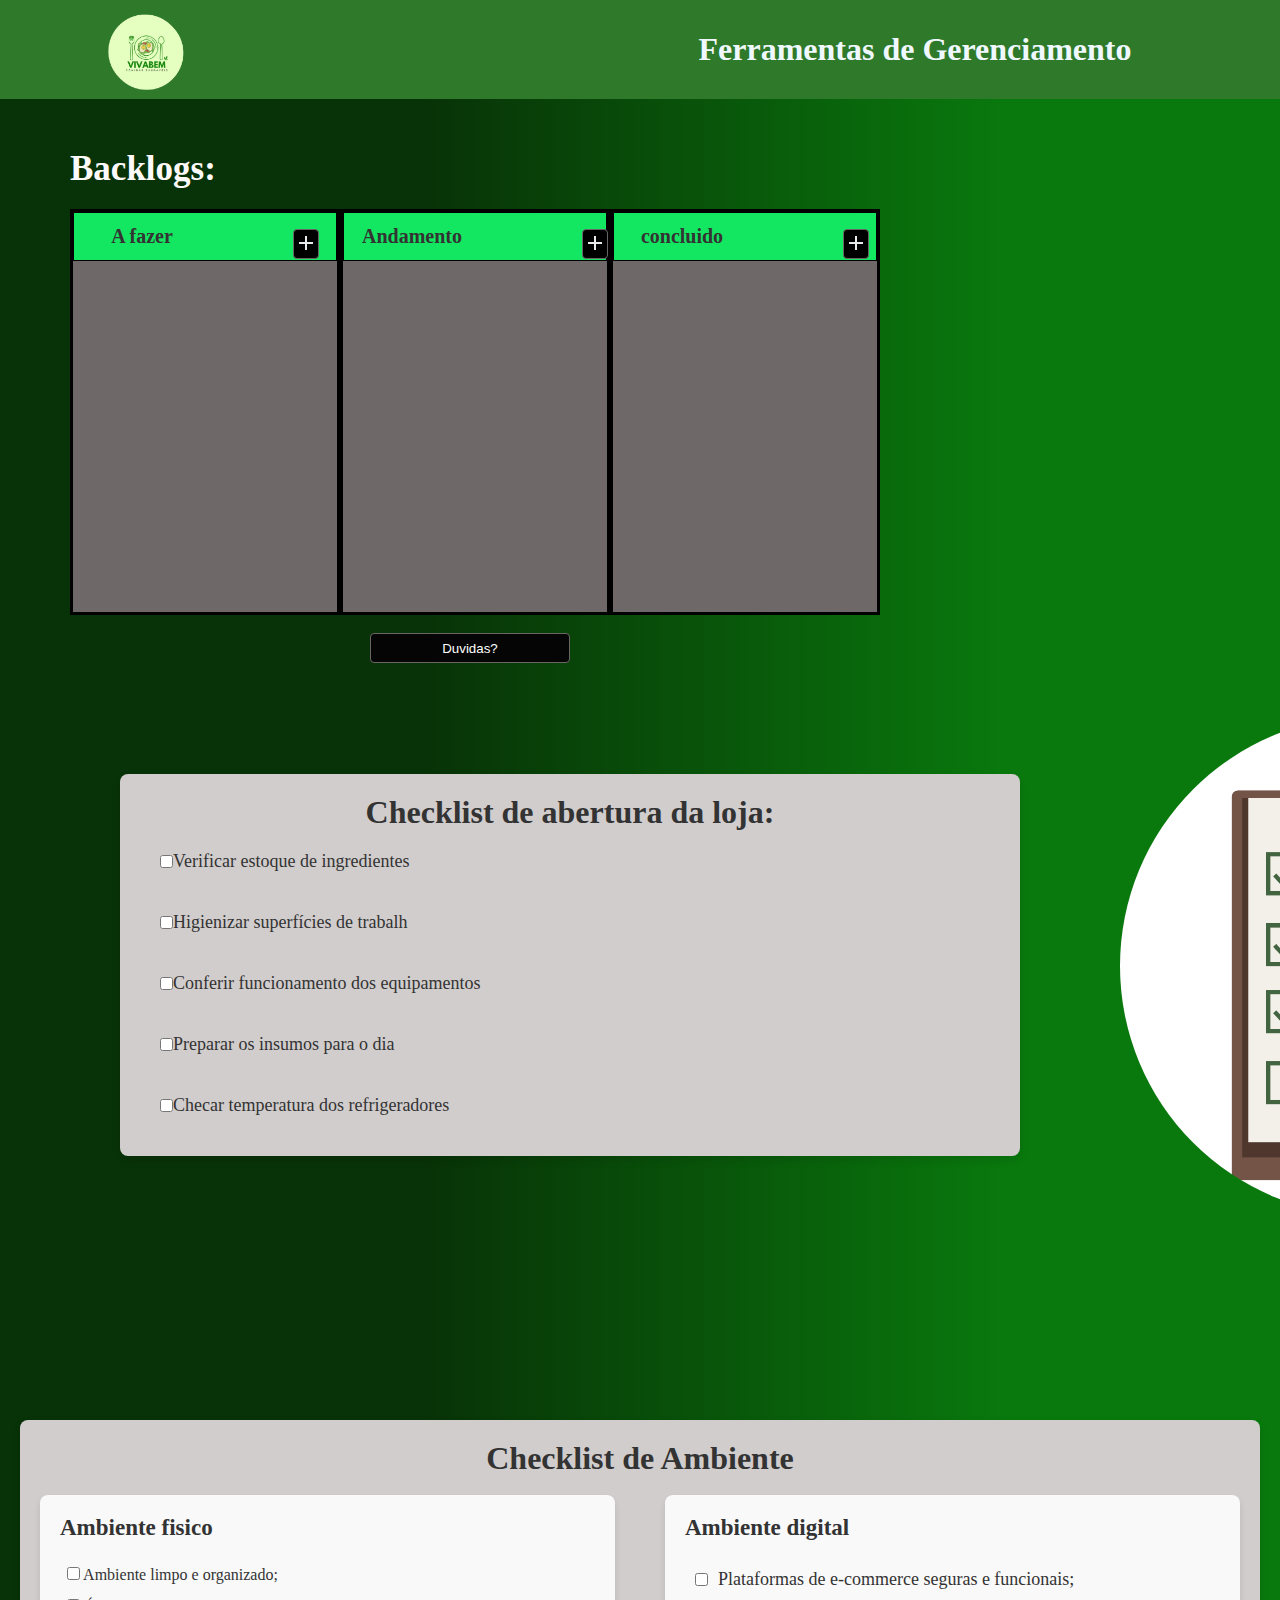
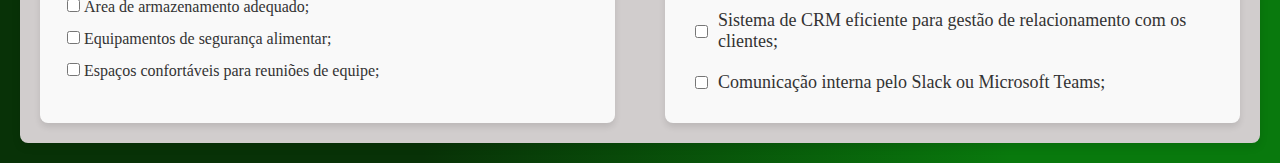
<file: viva.html>
<!DOCTYPE html>
<html lang="pt-br">
<head>
    <meta charset="UTF-8">
    <meta name="viewport" content="width=device-width, initial-scale=1.0">
    <title>VivaBEm - Ferramentas</title>
    <link rel="stylesheet" href="Ferramentas/viva.css">
</head>
<body>
    <header>
       <img class="vivimg" src="Ferramentas/img/Projeto_de_Negócios_-_VivaBem__Ruan_Pactrick_de_Sousa_e_Sousa__Kaio_Oliveira__Ana_Liriel__Leno_Vinicius__Saulo_Mendes_.-removebg-preview.png" alt="" >
        <h1>Ferramentas de Gerenciamento</h1>
        <div class="ulh">
        
        <a href="index.html">Viva Bem</a>
        <a href="#checklist">Checklist</a>
        <a href="#back">Backlogs</a>
        </div>
    </header>
    <main>
        <div id="back">
            <h1>Backlogs:</h1>
            <div class="tabela">
                <div class="fazer">
                    <!--   <input type="text">  -->
                    <ul class="ulfz">
                    <li class="fz">A fazer</li>
                    <button class="btadd"><svg xmlns="http://www.w3.org/2000/svg" height="24px" viewBox="0 -960 960 960" width="24px" fill="#e8eaed"><path d="M440-440H200v-80h240v-240h80v240h240v80H520v240h-80v-240Z"/></svg></button>
                </ul> 
               
                </div>  
                <div class="estoque">
                    <!--   <input type="text">  -->
                    <ul class="ulst">
                    <li class="st">Andamento</li>
                    <button class="btadds"><svg xmlns="http://www.w3.org/2000/svg" height="24px" viewBox="0 -960 960 960" width="24px" fill="#e8eaed"><path d="M440-440H200v-80h240v-240h80v240h240v80H520v240h-80v-240Z"/></svg></button>
                </ul> 
               
                </div>   
                
                <div class="concluido">
                    <!--   <input type="text">  -->
                    <ul class="ulcd">
                    <li class="cd">concluido</li>
             
                    <button class="btaddcd"><svg xmlns="http://www.w3.org/2000/svg" height="24px" viewBox="0 -960 960 960" width="24px" fill="#e8eaed"><path d="M440-440H200v-80h240v-240h80v240h240v80H520v240h-80v-240Z"/></svg></button>
                    
                </ul> 
               
                </div> 
            </div>
            <br>
            <button class="dvd">Duvidas?</button>
        </div>
        <div class="sobreback">
            <h1>Funcionalidade:</h1>
            <div class="backld">
                <h3>Será utilizado ferramentas modernas de gerenciamento para garantir controle eficiente das operações e maior produtividade:
                    <br>
                    <br>
                    O backlog é uma ferramenta de gestão ágil que auxilia na organização de tarefas para aumento da produtividade da equipe e conclusão mais rápida ...
                    <br><br>
                          Quadros Backlog (Kanban):  Permite a organização visual das tarefas, podendo dividir em “A Fazer”, “Em Andamento” e “Concluído”. 
                      </h3>
            </div>
        
       
            
        </div>
        </div>
            <div id="checklist">
                <h1>Checklist de abertura da loja:</h1>
                <ul class="ulchek">
                    <li class="lich1"><input type="checkbox" id="item1">Verificar estoque de ingredientes</li>
                    <li class="lich1"><input type="checkbox" id="item2">Higienizar superfícies de trabalh  </li>
                    <li class="lich1"><input type="checkbox" id="item3"> Conferir funcionamento dos equipamentos </li>
                    <li class="lich1"><input type="checkbox" id="item4"> Preparar os insumos para o dia  </li>
                    <li class="lich1"><input type="checkbox" id="item5"> Checar temperatura dos refrigeradores </li>
                </ul>
               
            </div>

          <div class="imgch">
           <img class="imgck" src="Ferramentas/img/JEMA GER 1722-07.jpg">
           
          </div>
                            
   
       
   
       

        <div class="checklistam">
            <h1 class="chekh1">Checklist de Ambiente</h1>
            <br>
        
            <div class="chekk">
             
                <div class="tp1">
                    <h2>Ambiente fisico</h2>
                        <br>
                    <ul id="checklist1">
                        <li><input type="checkbox" id="item1"> Ambiente limpo e organizado;</li>
                        <li><input type="checkbox" id="item2"> Área de armazenamento adequado;</li>
                        <li><input type="checkbox" id="item3"> Equipamentos de segurança alimentar;</li>
                        <li><input type="checkbox" id="item4"> Espaços confortáveis para reuniões de equipe;</li>
                    </ul>
                 
                </div>
        
                
                <div class="tp1">
                    <h2>Ambiente digital</h2>
                    <br>
                    <ul id="checklist2">
                        <li class="lii2"><input class="inp2ch" type="checkbox" id="item5"> Plataformas de e-commerce seguras e funcionais;</li>
                        <li class="lii2"><input class="inp2ch" type="checkbox" id="item6"> Sistema de CRM eficiente para gestão de relacionamento com os clientes;</li>
                        <li class="lii2"><input class="inp2ch" type="checkbox" id="item7"> Comunicação interna pelo Slack ou Microsoft Teams;</li>
                    </ul>
                
                </div>
            </div>
        </div>
    
    </main>
    <script src="Ferramentas/viva.js"></script>
</body>
</html>
</file>
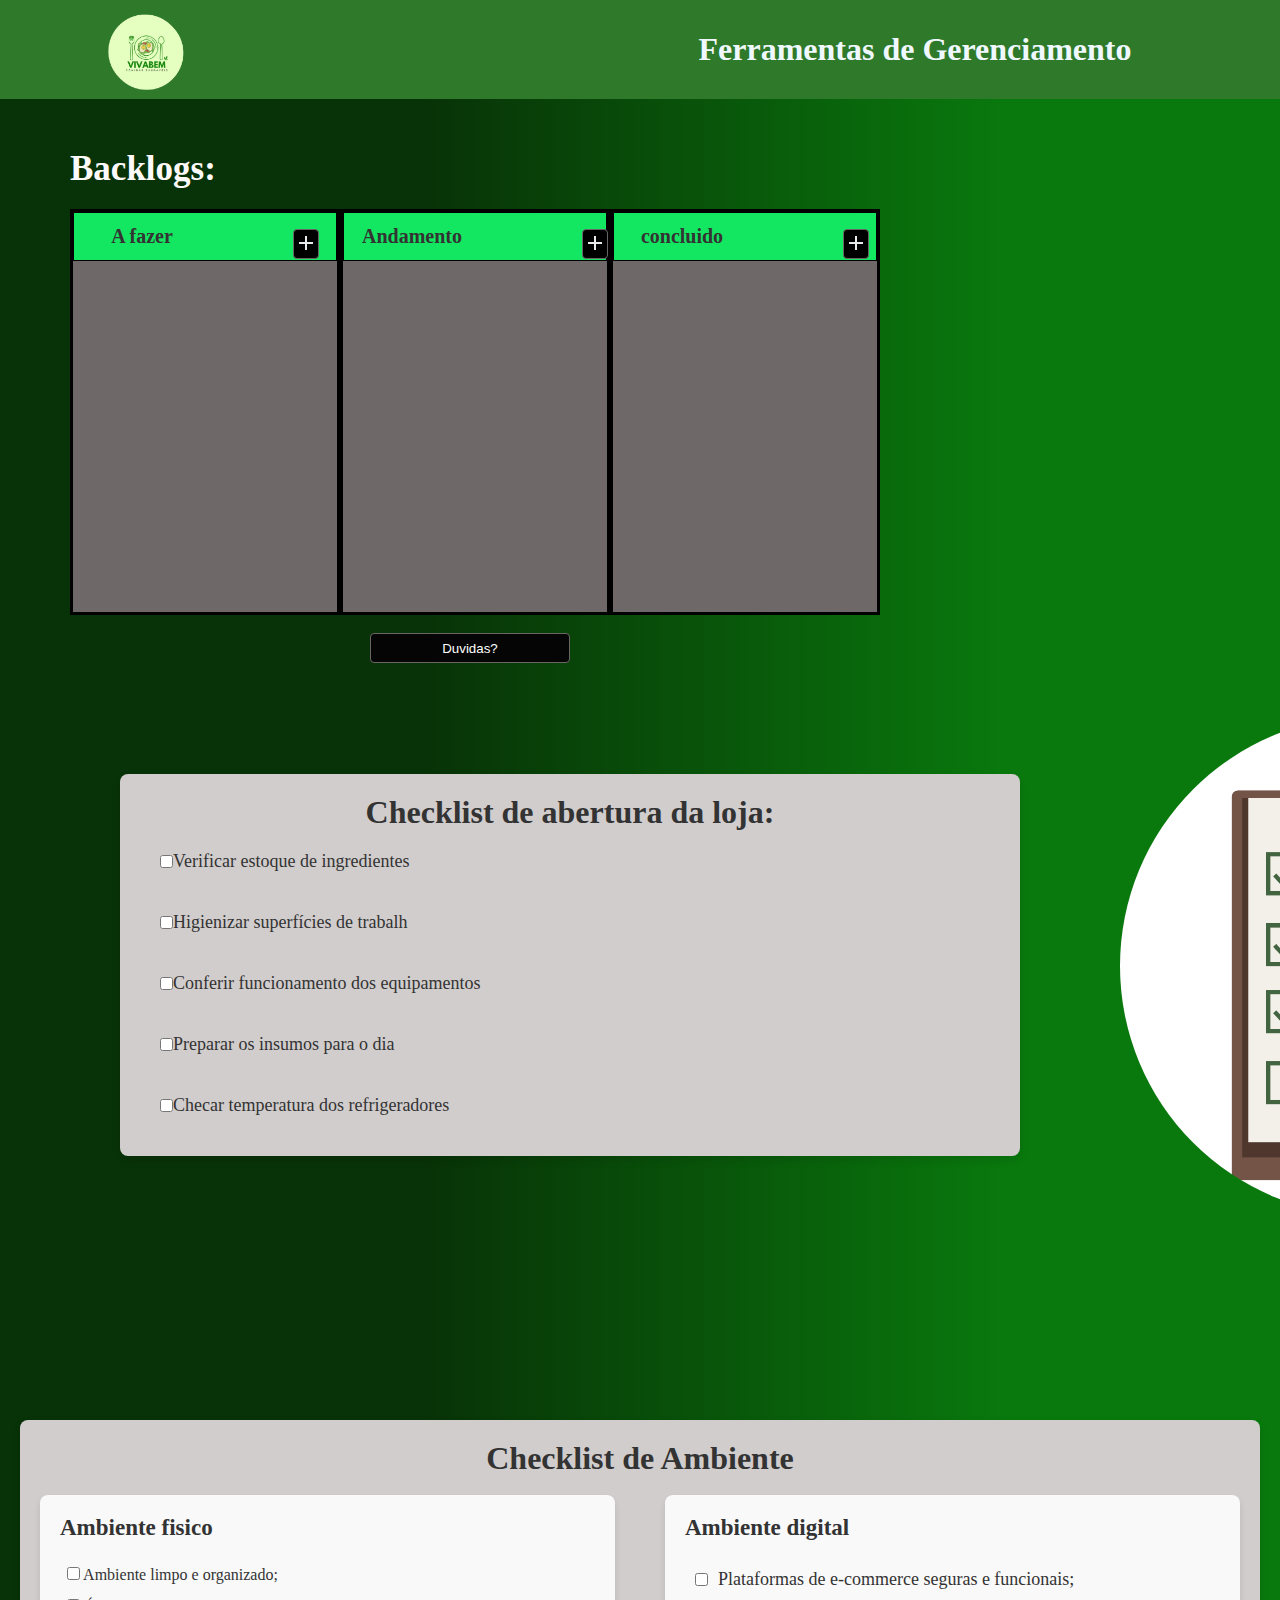
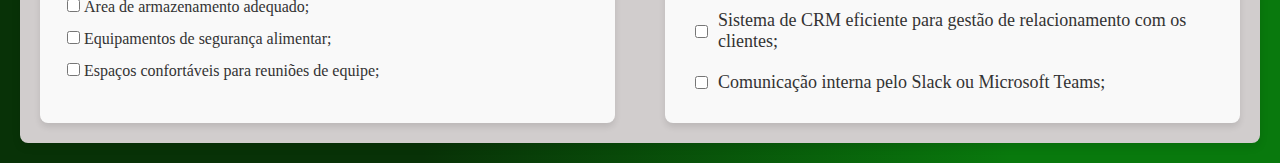
<file: Ferramentas/viva.html>
<!DOCTYPE html>
<html lang="pt-br">
<head>
    <meta charset="UTF-8">
    <meta name="viewport" content="width=device-width, initial-scale=1.0">
    <title>Ferramentas</title>
    <link rel="stylesheet" href="viva.css">
</head>
<body>
    <header>
       <img class="vivimg" src="img/Projeto_de_Negócios_-_VivaBem__Ruan_Pactrick_de_Sousa_e_Sousa__Kaio_Oliveira__Ana_Liriel__Leno_Vinicius__Saulo_Mendes_.-removebg-preview.png" alt="" >
        <h1>Ferramentas de Gerenciamento</h1>
        <div class="ulh">
        
        <a href=".index.html">Viva Bem</a>
        <a href="#checklist">Checklist</a>
        <a href="#back">Backlogs</a>
        </div>
    </header>
    <main>
        <div id="back">
            <h1>Backlogs:</h1>
            <div class="tabela">
                <div class="fazer">
                    <!--   <input type="text">  -->
                    <ul class="ulfz">
                    <li class="fz">A fazer</li>
                    <button class="btadd"><svg xmlns="http://www.w3.org/2000/svg" height="24px" viewBox="0 -960 960 960" width="24px" fill="#e8eaed"><path d="M440-440H200v-80h240v-240h80v240h240v80H520v240h-80v-240Z"/></svg></button>
                </ul> 
               
                </div>  
                <div class="estoque">
                    <!--   <input type="text">  -->
                    <ul class="ulst">
                    <li class="st">Andamento</li>
                    <button class="btadds"><svg xmlns="http://www.w3.org/2000/svg" height="24px" viewBox="0 -960 960 960" width="24px" fill="#e8eaed"><path d="M440-440H200v-80h240v-240h80v240h240v80H520v240h-80v-240Z"/></svg></button>
                </ul> 
               
                </div>   
                
                <div class="concluido">
                    <!--   <input type="text">  -->
                    <ul class="ulcd">
                    <li class="cd">concluido</li>
             
                    <button class="btaddcd"><svg xmlns="http://www.w3.org/2000/svg" height="24px" viewBox="0 -960 960 960" width="24px" fill="#e8eaed"><path d="M440-440H200v-80h240v-240h80v240h240v80H520v240h-80v-240Z"/></svg></button>
                    
                </ul> 
               
                </div> 
            </div>
            <br>
            <button class="dvd">Duvidas?</button>
        </div>
        <div class="sobreback">
            <h1>Funcionalidade:</h1>
            <div class="backld">
                <h3>Será utilizado ferramentas modernas de gerenciamento para garantir controle eficiente das operações e maior produtividade:
                    <br>
                    <br>
                    O backlog é uma ferramenta de gestão ágil que auxilia na organização de tarefas para aumento da produtividade da equipe e conclusão mais rápida ...
                    <br><br>
                          Quadros Backlog (Kanban):  Permite a organização visual das tarefas, podendo dividir em “A Fazer”, “Em Andamento” e “Concluído”. 
                      </h3>
            </div>
        
       
            
        </div>
        </div>
            <div id="checklist">
                <h1>Checklist de abertura da loja:</h1>
                <ul class="ulchek">
                    <li class="lich1"><input type="checkbox" id="item1">Verificar estoque de ingredientes</li>
                    <li class="lich1"><input type="checkbox" id="item2">Higienizar superfícies de trabalh  </li>
                    <li class="lich1"><input type="checkbox" id="item3"> Conferir funcionamento dos equipamentos </li>
                    <li class="lich1"><input type="checkbox" id="item4"> Preparar os insumos para o dia  </li>
                    <li class="lich1"><input type="checkbox" id="item5"> Checar temperatura dos refrigeradores </li>
                </ul>
               
            </div>

          <div class="imgch">
           <img class="imgck" src="img/JEMA GER 1722-07.jpg">
           
          </div>
                            
   
       
   
       

        <div class="checklistam">
            <h1 class="chekh1">Checklist de Ambiente</h1>
            <br>
        
            <div class="chekk">
             
                <div class="tp1">
                    <h2>Ambiente fisico</h2>
                        <br>
                    <ul id="checklist1">
                        <li><input type="checkbox" id="item1"> Ambiente limpo e organizado;</li>
                        <li><input type="checkbox" id="item2"> Área de armazenamento adequado;</li>
                        <li><input type="checkbox" id="item3"> Equipamentos de segurança alimentar;</li>
                        <li><input type="checkbox" id="item4"> Espaços confortáveis para reuniões de equipe;</li>
                    </ul>
                 
                </div>
        
                
                <div class="tp1">
                    <h2>Ambiente digital</h2>
                    <br>
                    <ul id="checklist2">
                        <li class="lii2"><input class="inp2ch" type="checkbox" id="item5"> Plataformas de e-commerce seguras e funcionais;</li>
                        <li class="lii2"><input class="inp2ch" type="checkbox" id="item6"> Sistema de CRM eficiente para gestão de relacionamento com os clientes;</li>
                        <li class="lii2"><input class="inp2ch" type="checkbox" id="item7"> Comunicação interna pelo Slack ou Microsoft Teams;</li>
                    </ul>
                
                </div>
            </div>
        </div>
    
    </main>
    <script src="viva.js"></script>
</body>
</html>
</file>
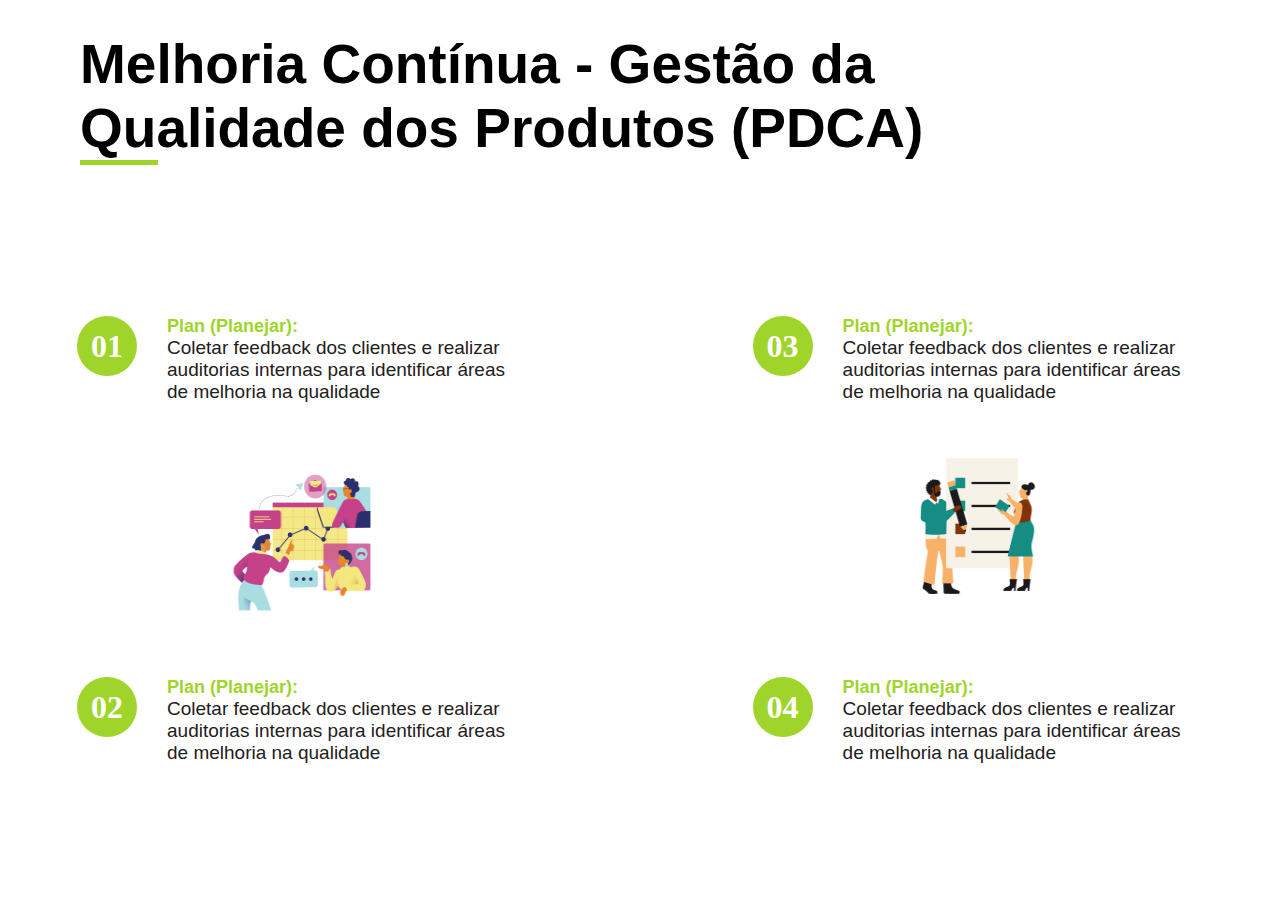
<file: pages/pdca.html>
<!DOCTYPE html>
<html lang="pt-br">

<head>
    <meta charset="UTF-8">
    <meta name="viewport" content="width=device-width, initial-scale=1.0">
    <title>VivaBem - PDCA</title>
    <link rel="stylesheet" href="../styleAna/pdca.css">
</head>

<body>

    <!-- Inicio Header -->
    <header id="cabecalho">
        <div class="title">
            <h1>
                Melhoria Contínua - Gestão da <br>
                Qualidade dos Produtos (PDCA)</h1>
            <div class="barra-horizontal"></div>
        </div>
    </header>
    <!-- Fim Header -->

    <main class="mainContainer">
        <div id="boxEsquerda">
            <div class="textos">
                <div class="boxNumber">
                    <h1>01</h1>
                </div>
                <div class="escrita">
                    <h3>Plan (Planejar):</h3>
                    <p>
                        Coletar feedback dos clientes e realizar <br>
                        auditorias internas para identificar áreas <br>
                        de melhoria na qualidade
                    </p>
                </div>
            </div>
            <img src="../images/imagem1.png" class="imgWomam" alt="img">

            <div class="textos">
                <div class="boxNumber">
                    <h1>02</h1>
                </div>
                <div class="escrita">
                    <h3>Plan (Planejar):</h3>
                    <p>
                        Coletar feedback dos clientes e realizar <br>
                        auditorias internas para identificar áreas <br>
                        de melhoria na qualidade
                    </p>
                </div>
            </div>
        </div>
        <div id="boxDireita">
            <div class="textos">
                <div class="boxNumber">
                    <h1>03</h1>
                </div>
                <div class="escrita">
                    <h3>Plan (Planejar):</h3>
                    <p>
                        Coletar feedback dos clientes e realizar <br>
                        auditorias internas para identificar áreas <br>
                        de melhoria na qualidade
                    </p>
                </div>
            </div>
            <img src="../images/imagem2.png" class="imgWomam" alt="img">
            <div class="textos">
                <div class="boxNumber">
                    <h1>04</h1>
                </div>
                <div class="escrita">
                    <h3>Plan (Planejar):</h3>
                    <p>
                        Coletar feedback dos clientes e realizar <br>
                        auditorias internas para identificar áreas <br>
                        de melhoria na qualidade
                    </p>
                </div>
            </div>
        </div>
    </main>
</body>

</html>
</file>
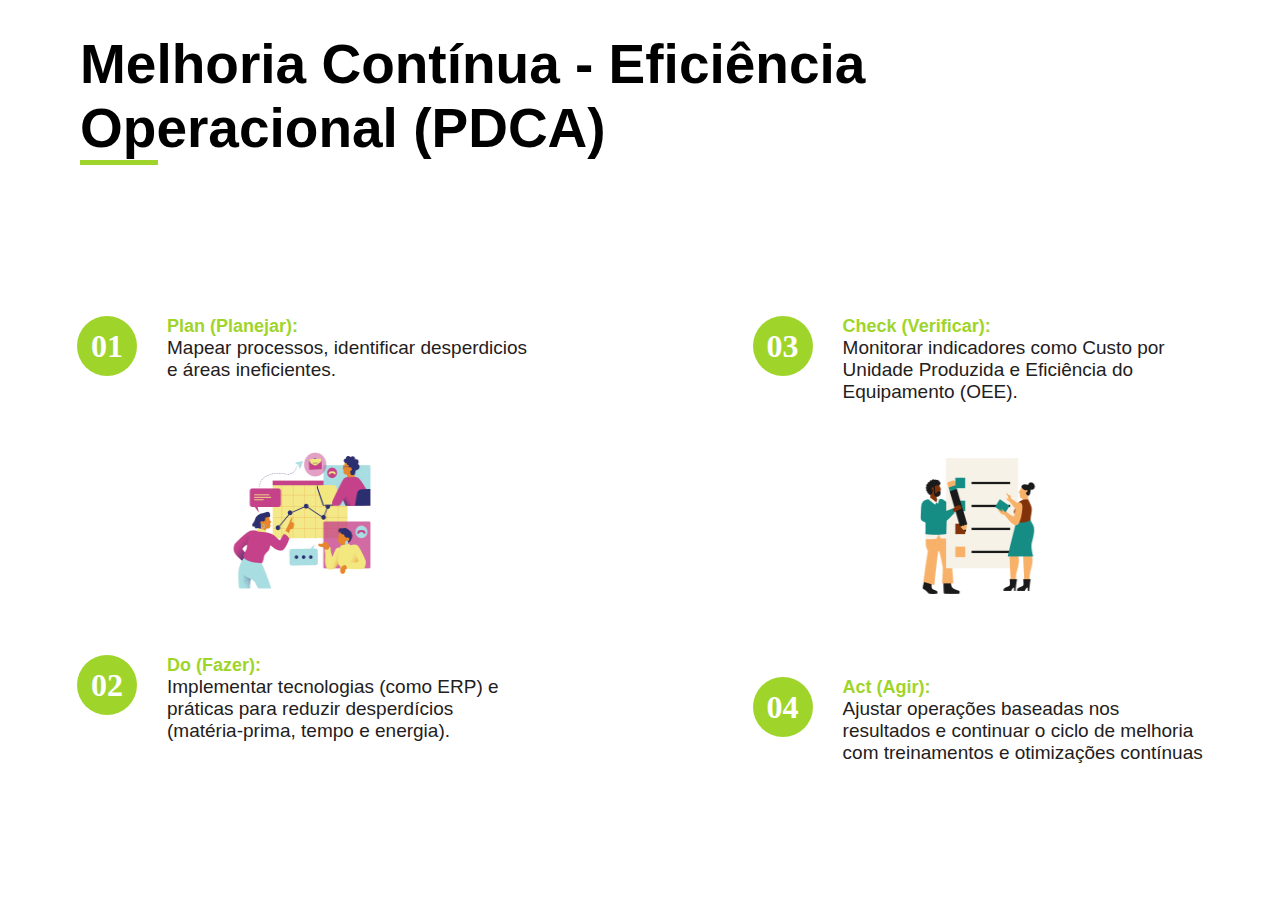
<file: pages/pdca2.html>
<!DOCTYPE html>
<html lang="pt-br">
<head>
    <meta charset="UTF-8">
    <meta name="viewport" content="width=device-width, initial-scale=1.0">
    <title>VivaBem - PDCA2</title>
    <link rel="stylesheet" href="../styleAna/pdca2.css">
</head>
<body>
    <!-- Inicio Header -->
    <header id="cabecalho">
        <div class="title">
            <h1>
                Melhoria Contínua - Eficiência <br>
                Operacional (PDCA)</h1>
            <div class="barra-horizontal"></div>
        </div>
    </header>
    <!-- Fim Header -->
    <main class="mainContainer">
        <div id="boxEsquerda">
            <div class="textos">
                <div class="boxNumber">
                    <h1>01</h1>
                </div>
                <div class="escrita">
                    <h3>Plan (Planejar):</h3>
                    <p>
                        Mapear processos, identificar desperdicios<br>
                       e áreas ineficientes.<br>
                        
                    </p>
                </div>
            </div>
            <img src="../images/imagem1.png" class="imgWomam" alt="img">

            <div class="textos">
                <div class="boxNumber">
                    <h1>02</h1>
                </div>
                <div class="escrita">
                    <h3>Do (Fazer):</h3>
                    <p>
                        Implementar tecnologias (como ERP) e práticas para reduzir desperdícios (matéria-prima, tempo e energia). 
                    </p>
                </div>
            </div>
        </div>
        <div id="boxDireita">
            <div class="textos">
                <div class="boxNumber">
                    <h1>03</h1>
                </div>
                <div class="escrita">
                    <h3>Check (Verificar):</h3>
                    <p>
                        Monitorar indicadores como Custo por Unidade Produzida e Eficiência do Equipamento (OEE).
                    </p>
                </div>
            </div>
            <img src="../images/imagem2.png" class="imgWomam" alt="img">
            <div class="textos">
                <div class="boxNumber">
                    <h1>04</h1>
                </div>
                <div class="escrita">
                    <h3>Act (Agir):</h3>
                    <p>Ajustar operações baseadas nos resultados e continuar o ciclo de melhoria com treinamentos e otimizações contínuas</p>
                </div>
            </div>
        </div>
    </main>
</body>
</html>
</file>
<file: Ferramentas/viva.css>
* {
    margin: 0;
    padding: 0;
    box-sizing: border-box;
}

body {
    background: rgb(8,50,7);
    background: linear-gradient(90deg, rgba(8,50,7,1) 33%, rgba(9,121,13,1) 79%);
 
    color: #333;
    padding: 20px;

}
header{
    display: flex;
    width: 1800px;
    margin-left: -20px;
    height: 100px;
    background-color: #2f7a2a;
    color: aliceblue;
    align-items: center;
  
    margin-top:-21px ;
    justify-content: space-between;
    
}
.vivimg{
    width: 90px;
    margin-left: 100px;
    cursor: pointer;
    border-radius: 10px;
}
.vivimg:hover{
     
    transition: transform 0.3s ease; /* Adiciona uma animação suave */
    border: solid 2px white;

}

header h1{
    margin-left: -160px;
}

    

.ulh{
    display: flex;
    
 
 
}
a{
    font-size: 20px;
    margin-left: -200px;
    color: aliceblue;
    text-decoration: none;
   
    
}
a:hover{
    border: solid 2px white;
    transform: translateX(0.3em); /* Move suavemente para a direita ao passar o mouse */
    transition: transform 0.3s ease; /* Adiciona uma animação suave */
}

#back{
   margin-left: 50px;
   margin-top: 50px;
}
#back h1{
   font-weight: bolder; 
  margin-bottom: 20px;
  font-size: 35px;
  color: #fffafa;
 
}
.tabela{
    background-color: #6e6868;
    width: 810px;
    height: 406px;
    display: flex;
}
.fazer{
    width: 270px;
    display: flex;
    flex-direction: column;
    border: solid 3px rgb(0, 0, 0);
}
.ulfz{
    background-color: #13E660;
    border: solid 1px rgb(0, 0, 0);
    height: 49px;
    display: flex;
    align-items: center;
    justify-content: center;

}
.fz{
    margin-left: 20px;
    list-style-type: none;
    font-size: 20px;
    font-weight: bolder;
}
.btadd{
    background-color: #000000;
    margin-left: 120px;
    margin-top: 15px;
    height: 30px;
    border: solid 1px rgb(107, 102, 102);
    border-radius: 4px;
}
.inp{
    width: 234px;
    height: 49px;
    border: solid 2px rgb(0, 0, 0);
    background-color: #13E660;
}


.inpi {
    width: 264px;
    height: 49px;
    border: solid 2px rgb(0, 0, 0);
    background-color: #13E660;
}
.ulfz2{
    font-size: 18px;
    border: solid 2px rgb(0, 0, 0);
    background-color: #13E660;
    width: 234px;
    height: 40px;
    list-style-type: none;
}
.inpbt{
    width: 200px ;
    background-color: #13E660;
}

.brfz{
   background-color: red; 
   
   margin-top: 8px;
}

/* Andamento*/

.estoque{
    width: 270px;
    display: flex;
    flex-direction: column;
    border: solid 3px rgb(0, 0, 0);
}
.ulst{
    background-color: #13E660;
    border: solid 1px rgb(0, 0, 0);
    height: 49px;
    display: flex;
    align-items: center;
    justify-content: center;
}
.st{
    margin-left: 20px;
    list-style-type: none;
    font-size: 20px;
    font-weight: bolder;
}

.btadds{
    background-color: #000000;
    margin-left: 120px;
    margin-top: 15px;
    height: 30px;
    border: solid 1px rgb(107, 102, 102);
    border-radius: 4px;
}

.inpis {
    width: 265px;
    height: 49px;
    border: solid 2px rgb(0, 0, 0);
    background-color: #13E660;
}
.ulfz2{
    font-size: 18px;
    border: solid 2px rgb(0, 0, 0);
    background-color: #13E660;
    width: 264px;
    height: 40px;
    list-style-type: none;
}


.brfz{
   background-color: red; 
   
   margin-top: 8px;
}
/* concluido*/
.concluido{
    width: 270px;
    display: flex;
    flex-direction: column;
    border: solid 3px rgb(0, 0, 0);
}
.ulcd{
    background-color: #13E660;
    border: solid 1px rgb(0, 0, 0);
    height: 49px;
    display: flex;
    align-items: center;
    justify-content: center;
}
.cd{
    margin-left: 20px;
    list-style-type: none;
    font-size: 20px;
    font-weight: bolder;
}
.btaddcd{
    background-color: #000000;
    margin-left: 120px;
    margin-top: 15px;
    height: 30px;
    border: solid 1px rgb(107, 102, 102);
    border-radius: 4px;
}
.inpicd {
    width: 265px;
    height: 49px;
    border: solid 2px rgb(0, 0, 0);
    background-color: #13E660;
}

.ulfcd{
    font-size: 18px;
    border: solid 2px rgb(0, 0, 0);
    background-color: #13E660;
    width: 264px;
    height: 40px;
    list-style-type: none;
}

.brcd{
   background-color: red; 
   
   margin-top: 8px;
}
.dvd{
    background-color: #050505;
    margin-left: 300px;
    width: 200px;
    color: #ffffff;
    height: 30px;
    border: solid 1px rgb(107, 102, 102);
    border-radius: 4px;
}

/*sobreback*/


.sobreback{
    background-color: #d1cdcd;
    width: 478px;
    height: 406px;
    display: flex;
    margin-left: 900px;
    margin-top: -435px;
    border-radius: 40px;
    visibility: hidden;
 
}
.sobreback h1{
   margin-left:100px;
   position: relative;

    margin-top: 20px;

}
.sobreback h3{
    font-size: 15px;
    margin-top: 20px;

}
.backld{
    margin-top: 70px;
    margin-left: -320px;
}


/*checklis1*/

#checklist {
    width: 900px;
   margin-left: 100px;
    margin-top: 140px;
    padding: 20px;
    
   background-color: #d1cdcd;
    border-radius: 8px;
    box-shadow: 0 4px 8px rgba(0, 0, 0, 0.1);
}

#checklist h1 {
    text-align: center;
    color: #333;
}

.ulchek {
    list-style: none;
    padding: 0;
  
}

.lich1 {
    padding: 20px;
    font-size: 18px;
    display: flex;
    align-items: center;
}

.imgch{
    margin-left: 1100px;
    margin-top: -440px;

}
.imgck{
    width: 500px;
   border-radius: 400px;
   
}

/*GERENCIAMENTO*/

/*checklis*/

.checklistam {
    margin-top: 200px;
    width: 800p;
   
  
    padding: 20px;
    background-color: #d1cdcd;
    border-radius: 8px;
    box-shadow: 0 4px 8px rgba(0, 0, 0, 0.1);
}

.chekh1 {
    text-align: center;
    color: #333;
}

.chekk {
    display: flex;
    justify-content: space-between;
    gap: 50px;
}

.tp1 {
    flex: 1;
    padding: 20px;
    background-color: #f9f9f9;
    border-radius: 8px;
    box-shadow: 0 4px 6px rgba(0, 0, 0, 0.1);
}

.tp1 h2 {
    font-size: 23px;
    color: #333;
    
}
#checklist1{
    list-style: none;
   
}
#checklist1 li{
    padding: 7PX;
}

#checklist2 {
    list-style: none;
    padding: 0;
}

.lii2 {
    padding: 10px;
    font-size: 18px;
    display: flex;
    align-items: center;
}

.inp2ch {
    margin-right: 10px;
}
</file>
<file: styleAna/pdca.css>
* {
    margin: 0;
    padding: 0;
    box-sizing: border-box;
  }
  
  #cabecalho {
    padding: 2rem 5rem;
  }
  
  .title h1 {
    font-size: 3.4375rem;
    font-family: "Poppins", sans-serif;
  }
  
  .barra-horizontal {
    background-color: #9fd52b;
    width: 7%;
    height: 5px;
  }
  
  .imgWomam {
    width: 50%;
    height: 30%;
  }
  
  .boxNumber {
    background-color: #9fd52b;
    color: #fff;
    width: 10px;
    height: 60px;
    padding: 0px 30px;
    display: flex;
    align-items: center;
    justify-content: center;
    border-radius: 100%;
  }
  
  .imgWomam {
    width: 100%;
    height: 30vh;
  }
  
  .mainContainer {
    width: 1350px;
    padding: 7rem;
    position: absolute;
    top: 60%;
    left: 50%;
    transform: translate(-50%, -50%);
    display: grid;
    grid-template-columns: 1fr 1fr;
    gap: 20%;
  }
  
  .textos p {
    font-size: 1.1875rem;
    font-family: "Open Sans", sans-serif;
    color: #1f2020;
  }
  
  .textos {
    display: flex;
    gap: 30px;
  }
  
  .escrita {
    display: flex;
    flex-direction: column;
  }
  
  h3{
    color: #9fd52b;
    font-family: "Open Sans", sans-serif;
    font-size: 18px;
  }
</file>
<file: styleAna/pdca2.css>
* {
    margin: 0;
    padding: 0;
    box-sizing: border-box;
  }
  
  #cabecalho {
    padding: 2rem 5rem;
  }
  
  .title h1 {
    font-size: 3.4375rem;
    font-family: "Poppins", sans-serif;
  }
  
  .barra-horizontal {
    background-color: #9fd52b;
    width: 7%;
    height: 5px;
  }
  
  .imgWomam {
    width: 50%;
    height: 30%;
  }
  
  .boxNumber {
    background-color: #9fd52b;
    color: #fff;
    width: 10px;
    height: 60px;
    padding: 0px 30px;
    display: flex;
    align-items: center;
    justify-content: center;
    border-radius: 100%;
  }
  
  .imgWomam {
    width: 100%;
    height: 30vh;
  }
  
  .mainContainer {
    width: 1350px;
    padding: 7rem;
    position: absolute;
    top: 60%;
    left: 50%;
    transform: translate(-50%, -50%);
    display: grid;
    grid-template-columns: 1fr 1fr;
    gap: 20%;
  }
  
  .textos p {
    font-size: 1.1875rem;
    font-family: "Open Sans", sans-serif;
    color: #1f2020;
    font-weight: 400;
  }
  
  .textos {
    display: flex;
    gap: 30px;
  }
  
  .escrita {
    display: flex;
    flex-direction: column;
  }
  
  h3{
    color: #9fd52b;
    font-family: "Open Sans", sans-serif;
    font-size: 18px;
  }
</file>
